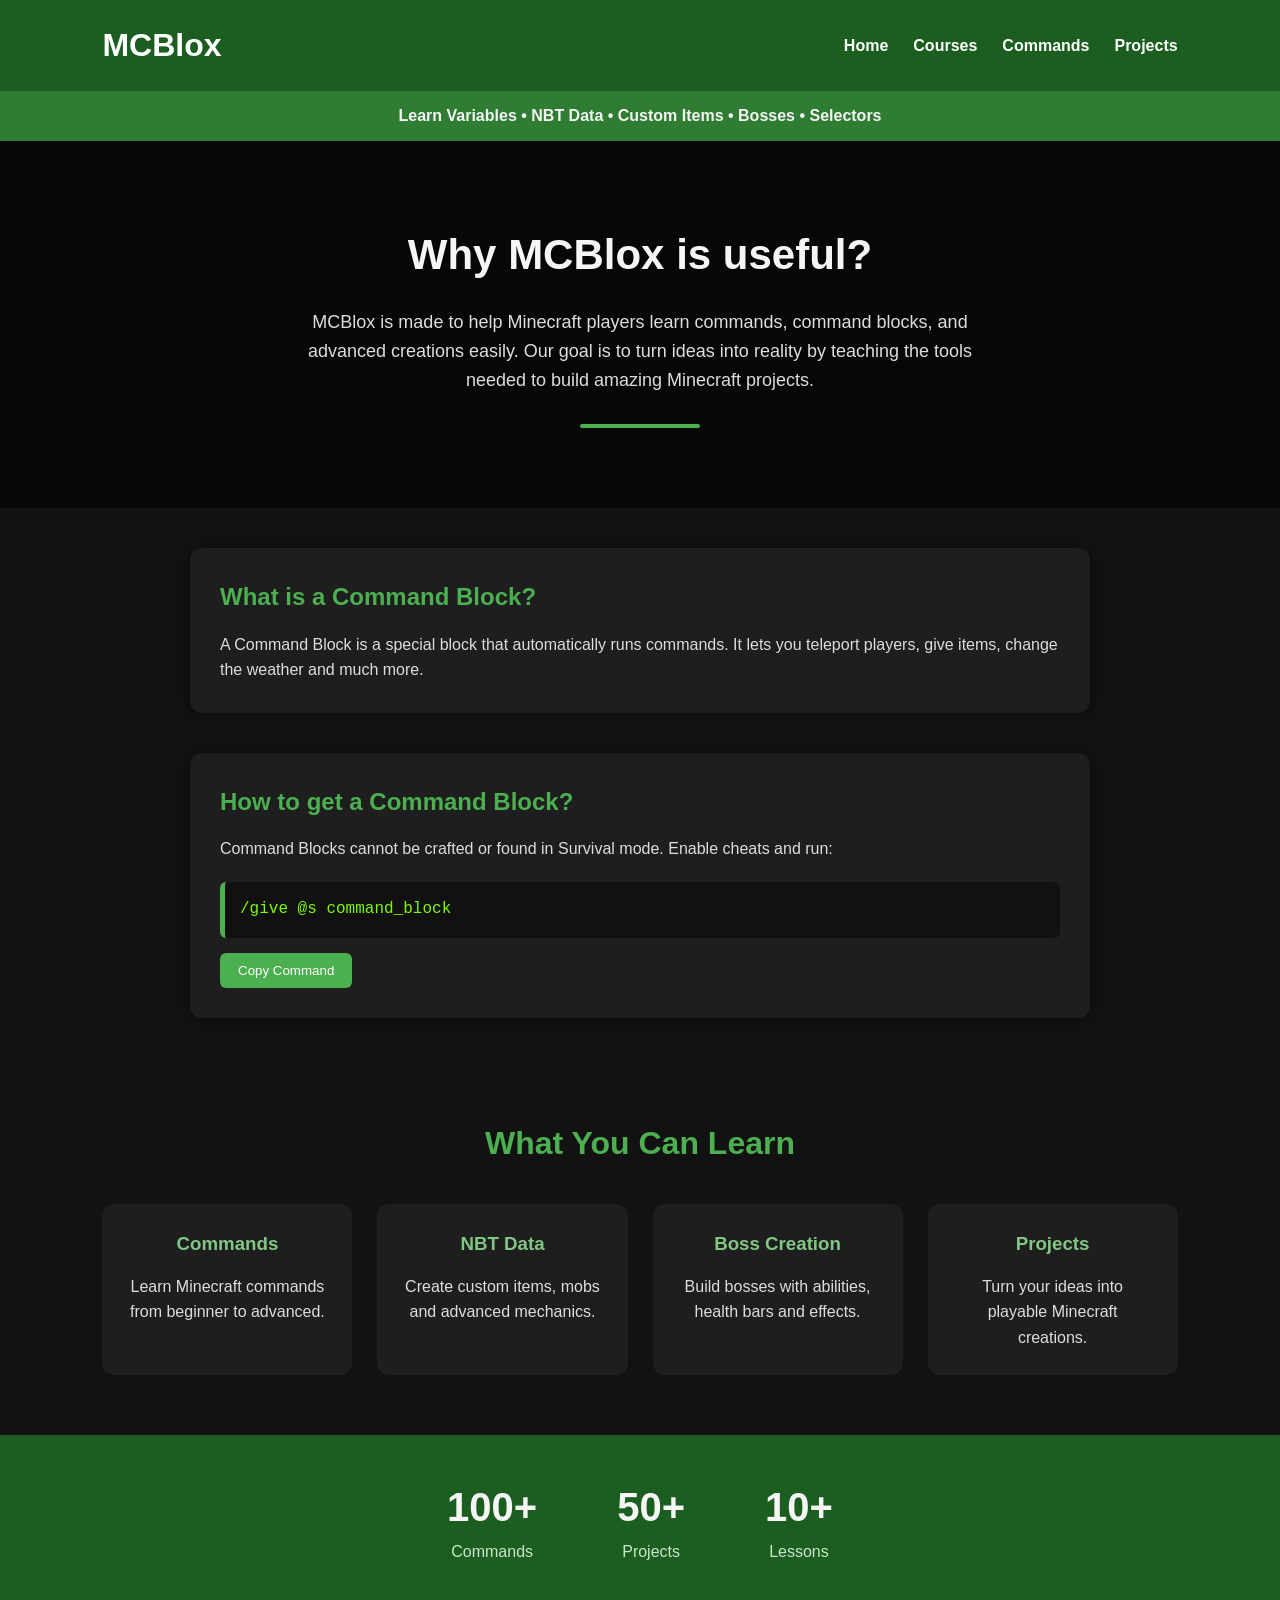
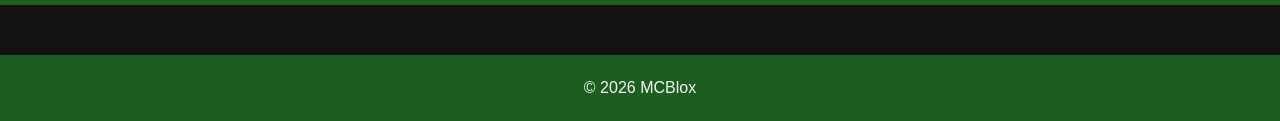
<file: index (1).html>
<!DOCTYPE html>
<html lang="en">
<head>
<meta charset="UTF-8">
<meta name="viewport" content="width=device-width, initial-scale=1.0">
<title>MCBlox</title>
<style>
  *{
    margin:0;
    padding:0;
    box-sizing:border-box;
    font-family:Arial, Helvetica, sans-serif;
}

body{
    background:#121212;
    color:#f5f5f5;
    line-height:1.6;
}

header{
    display:flex;
    justify-content:space-between;
    align-items:center;
    padding:20px 8%;
    background:#1b5e20;
    position:sticky;
    top:0;
    z-index:100;
}

header h1{
    color:#fff;
    font-size:32px;
}

nav ul{
    list-style:none;
    display:flex;
    gap:25px;
}

nav a{
    text-decoration:none;
    color:#fff;
    font-weight:bold;
    transition:.3s;
}

nav a:hover{
    color:#81c784;
}

.container{
    background:#2e7d32;
    text-align:center;
    padding:12px;
}

.notice{
    font-weight:bold;
}

.hero{
    padding:80px 10%;
    text-align:center;
    background:
    linear-gradient(rgba(0,0,0,.6), rgba(0,0,0,.6)),
    url("https://images.unsplash.com/photo-1627856013091-fed6e4e30025?auto=format&fit=crop&w=1200&q=80");
    background-size:cover;
    background-position:center;
}

.hero-content{
    max-width:700px;
    margin:auto;
}

.hero h2{
    font-size:42px;
    margin-bottom:20px;
}

.hero p{
    color:#ddd;
    font-size:18px;
}

.line{
    width:120px;
    height:4px;
    margin:30px auto 0;
    border:none;
    border-radius:10px;
    background:#4caf50;
}

.card1,
.card2{
    max-width:900px;
    margin:40px auto;
    background:#1e1e1e;
    padding:30px;
    border-radius:12px;
    box-shadow:0 0 15px rgba(0,0,0,.4);
}

.card1 h2,
.card2 h2{
    color:#4caf50;
    margin-bottom:15px;
}

.card1 p,
.card2 p{
    color:#ddd;
}

.code1{
    margin-top:20px;
    background:#111;
    color:#7CFC00;
    padding:15px;
    border-left:5px solid #4caf50;
    border-radius:6px;
    font-family:Consolas, monospace;
}

.copy-btn{
    margin-top:15px;
    padding:10px 18px;
    background:#4caf50;
    color:#fff;
    border:none;
    border-radius:6px;
    cursor:pointer;
    transition:.3s;
}

.copy-btn:hover{
    background:#388e3c;
}

.features{
    padding:60px 8%;
    text-align:center;
}

.features h2{
    color:#4caf50;
    font-size:32px;
    margin-bottom:35px;
}

.feature-grid{
    display:grid;
    grid-template-columns:repeat(4,1fr);
    gap:25px;
}

.feature-card{
    background:#1e1e1e;
    padding:25px;
    border-radius:12px;
    transition:.3s;
}

.feature-card:hover{
    transform:translateY(-10px);
}

.feature-card h3{
    color:#81c784;
    margin-bottom:15px;
}

.feature-card p{
    color:#ddd;
}

.stats{
    display:flex;
    justify-content:center;
    gap:80px;
    background:#1b5e20;
    padding:40px;
    text-align:center;
}

.stats h2{
    font-size:40px;
}

.stats p{
    color:#c8e6c9;
}

footer{
    background:#1b5e20;
    text-align:center;
    padding:20px;
    margin-top:50px;
}

@media(max-width:768px){

header{
    flex-direction:column;
    gap:15px;
}

nav ul{
    flex-wrap:wrap;
    justify-content:center;
}

.hero h2{
    font-size:32px;
}

.feature-grid{
    grid-template-columns:1fr;
}

.stats{
    flex-direction:column;
    gap:30px;
}

.card1,
.card2{
    margin:25px 15px;
}
</style>
</head>
<body>
<header>

<h1>MCBlox</h1>

<nav>
<ul>
<li><a href="#">Home</a></li>
<li><a href="#">Courses</a></li>
<li><a href="#">Commands</a></li>
<li><a href="#">Projects</a></li>
</ul>
</nav>

</header>

<div class="container">
<p class="notice">
Learn Variables • NBT Data • Custom Items • Bosses • Selectors
</p>
</div>

<section class="hero">

<div class="hero-content">

<h2>Why MCBlox is useful?</h2>

<p>
MCBlox is made to help Minecraft players learn commands, command blocks, and advanced creations easily. Our goal is to turn ideas into reality by teaching the tools needed to build amazing Minecraft projects.
</p>

<hr class="line">

</div>

</section>

<section class="card1">

<h2>What is a Command Block?</h2>

<p>
A Command Block is a special block that automatically runs commands. It lets you teleport players, give items, change the weather and much more.
</p>

</section>

<section class="card2">

<h2>How to get a Command Block?</h2>

<p>
Command Blocks cannot be crafted or found in Survival mode. Enable cheats and run:
</p>

<div class="code1">/give @s command_block</div>

<button class="copy-btn">Copy Command</button>

</section>

<section class="features">

<h2>What You Can Learn</h2>

<div class="feature-grid">

<div class="feature-card">
<h3>Commands</h3>
<p>Learn Minecraft commands from beginner to advanced.</p>
</div>

<div class="feature-card">
<h3>NBT Data</h3>
<p>Create custom items, mobs and advanced mechanics.</p>
</div>

<div class="feature-card">
<h3>Boss Creation</h3>
<p>Build bosses with abilities, health bars and effects.</p>
</div>

<div class="feature-card">
<h3>Projects</h3>
<p>Turn your ideas into playable Minecraft creations.</p>
</div>

</div>

</section>

<section class="stats">

<div>
<h2>100+</h2>
<p>Commands</p>
</div>

<div>
<h2>50+</h2>
<p>Projects</p>
</div>

<div>
<h2>10+</h2>
<p>Lessons</p>
</div>

</section>

<footer>
<p></p>
</footer>

<script>const notice = document.querySelector(".notice");

const topics = [
"Learn Variables • NBT Data • Custom Items • Bosses • Selectors",
"Master Command Blocks • Functions • Datapacks • Redstone",
"Create Minecraft Projects with Advanced Commands"
];

let topicIndex = 0;

setInterval(() => {
    topicIndex = (topicIndex + 1) % topics.length;
    notice.textContent = topics[topicIndex];
}, 3000);

document.querySelectorAll("nav a").forEach(link => {

    link.addEventListener("click", function(e){

        e.preventDefault();

        alert(
            "MCBlox Section: " +
            this.textContent +
            "\nMore lessons coming soon!"
        );

    });

});

const copyButton = document.querySelector(".copy-btn");
const codeBox = document.querySelector(".code1");

copyButton.addEventListener("click", async () => {

    try{

        await navigator.clipboard.writeText(codeBox.textContent.trim());

        copyButton.textContent = "Copied!";

    }catch(err){

        copyButton.textContent = "Copy Failed";

        console.error(err);

    }

    setTimeout(() => {

        copyButton.textContent = "Copy Command";

    },2000);

});

document.querySelector("footer p").textContent =
`© ${new Date().getFullYear()} MCBlox`;
</script>

</body>
</html>
</file>
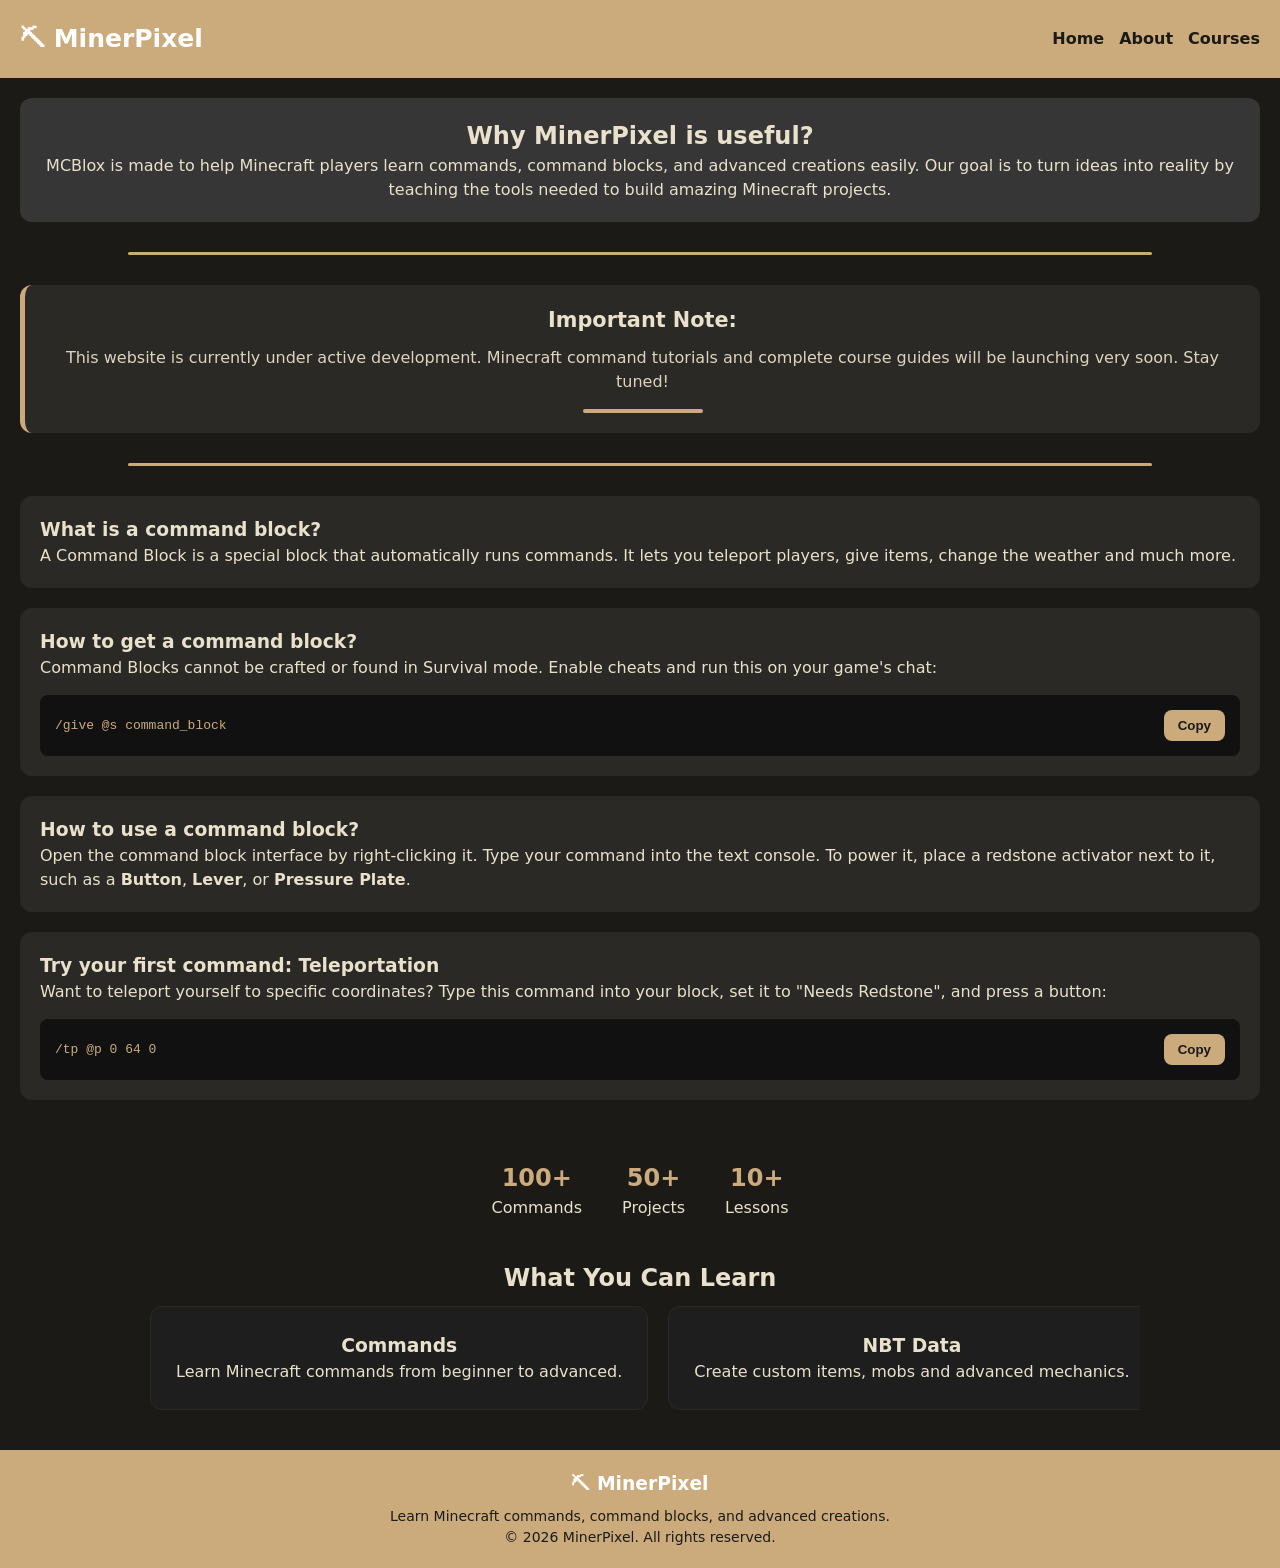
<file: index1.html>
<!DOCTYPE html>
<html>
<head>
  <meta charset="UTF-8">
  <meta name="viewport" content="width=device-width, initial-scale=1">
  <title>MinerPixel</title>
  <style>
    *{
  box-sizing:border-box;
  margin:0;
  padding:0;
}

body{
  font-family:system-ui, sans-serif;
  line-height:1.5;
  color:#333;
  background-color:#1b1a17;
  color:#e9e1cb;
}

header{
  display:flex;
  justify-content:space-between;
  align-items:center;
  padding:20px;
  background-color:#cbab7c;
  position:sticky;
  top:0;
}

header h2{
  color:white;
  font-size:25px;
}

nav{
  display:flex;
  gap:15px;
}

nav a{
  color:#1b1a17;
  font-weight:bold;
  text-decoration:none;
  transition:.3s;
}

nav a:hover{
  color:white;
}

.hero{
  display:flex;
  text-align:center;
  background:#373737fc;
  border-radius:12px;
  padding:20px;
  margin:20px;
}

.note{
  background:#2a2926;
  border-left:5px solid #cbab7c;
  border-radius:12px;
  padding:20px;
  margin:20px;
}

.note-content h2{
  text-align:center;
  font-size:1.3rem;
  margin-bottom:10px;
}

.note-content p{
  text-align:center;
  color:#ddd4bf;
  margin-bottom:15px;
}

.line{
  width:120px;
  height:4px;
  margin:0 auto;
  border:none;
  border-radius:10px;
  background:#cbab7c;
}

.separator{
  width:80%;
  height:3px;
  margin:30px auto;
  border:none;
  border-radius:10px;
  background:#cbab7c;
}

.lesson,
.commandblock,
.commandblock-use,
.commandblock-example{
  padding:20px;
  margin:20px;
  background:#2a2926;
  border-radius:12px;
}

.code1{
  background:#111;
  color:#cbab7c;
  padding:15px;
  margin-top:15px;
  border-radius:8px;
  cursor:pointer;
}

.code1{
  background:#111;
  color:#cbab7c;
  padding:15px;
  margin-top:15px;
  border-radius:8px;
  display:flex;
  justify-content:space-between;
  align-items:center;
  gap:10px;
}

.copy-btn{
  background:#cbab7c;
  color:#1b1a17;
  border:none;
  padding:8px 14px;
  border-radius:8px;
  font-weight:bold;
  cursor:pointer;
  transition:.2s;
}

.copy-btn:hover{
  background:white;
}

.copy-btn:active{
  transform:scale(.95);
}


.stats{
  display:flex;
  justify-content:center;
  gap:40px;
  padding:40px;
  text-align:center;
}

.stats h2{
  color:#cbab7c;
}

.feature-grid{
    display:flex;
    gap:20px;
    max-width:1000px;
    margin:auto;
    overflow-x:auto;
    padding:10px;
    scroll-behavior:smooth;
}

.feature-grid::-webkit-scrollbar{
    height:8px;
}

.feature-grid::-webkit-scrollbar-track{
    background:#1e1e1e;
    border-radius:10px;
}

.feature-grid::-webkit-scrollbar-thumb{
    background:#444;
    border-radius:10px;
}

.feature-card{
    min-width:260px;
    flex-shrink:0;
    background:#1e1e1e;
    padding:25px;
    border-radius:12px;
    text-align:center;
    border:1px solid #292929;
    transition:.2s;
}

.feature-card:hover{
    transform:translateY(-5px);
}

.feature-card:active{
    transform:none;
    box-shadow:none;
}

.features h2{
  text-align:center;
}

footer{
  background:#cbab7c;
  color:#1b1a17;
  text-align:center;
  padding:20px;
  margin-top:30px;
}

footer h3{
  color:white;
  margin-bottom:8px;
}

footer p{
  font-size:14px;
}


  </style>
</head>

<body>

<header>
  <h2>⛏ MinerPixel</h2>

  <nav>
    <a href="#">Home</a>
    <a href="#">About</a>
    <a href="#">Courses</a>
  </nav>
</header>

<section class="hero">
  <div class="hero-content">
    <h2>Why MinerPixel is useful?</h2>
    <p>
      MCBlox is made to help Minecraft players learn commands, command blocks,
      and advanced creations easily. Our goal is to turn ideas into reality by
      teaching the tools needed to build amazing Minecraft projects.
    </p>
  </div>
</section>

<hr class="separator">

<section class="note">
  <div class="note-content">
    <h2>Important Note:</h2>
    <p>
      This website is currently under active development. Minecraft command
      tutorials and complete course guides will be launching very soon.
      Stay tuned!
    </p>
    <hr class="line">
  </div>
</section>

<hr class="separator">

<section class="lesson">
  <div class="lesson-content">
    <h3>What is a command block?</h3>
    <p>
      A Command Block is a special block that automatically runs commands.
      It lets you teleport players, give items, change the weather and much more.
    </p>
  </div>
</section>

<section class="commandblock">
  <div class="commandblock-content">
    <h3>How to get a command block?</h3>
    <p>
      Command Blocks cannot be crafted or found in Survival mode.
      Enable cheats and run this on your game's chat:
    </p>
    
    <div class="code1">
  <code>/give @s command_block</code>
  <button class="copy-btn" onclick="copyCommand('/give @s command_block')">
    Copy
  </button>
</div>

    </div>
  </div>
</section>

<section class="commandblock-use">
  <div class="use-content">
    <h3>How to use a command block?</h3>
    <p>
      Open the command block interface by right-clicking it.
      Type your command into the text console. To power it, place a redstone
      activator next to it, such as a <strong>Button</strong>,
      <strong>Lever</strong>, or <strong>Pressure Plate</strong>.
    </p>
  </div>
</section>

<section class="commandblock-example">
  <div class="example-content">
    <h3>Try your first command: Teleportation</h3>
    <p>
      Want to teleport yourself to specific coordinates? Type this command
      into your block, set it to "Needs Redstone", and press a button:
    </p>

<div class="code1">
  <code>/tp @p 0 64 0</code>
  <button class="copy-btn" onclick="copyCommand('/tp @p 0 64 0')">
    Copy
  </button>
</div>

  </div>
</section>

<section class="stats">
  <div>
    <h2>100+</h2>
    <p>Commands</p>
  </div>

  <div>
    <h2>50+</h2>
    <p>Projects</p>
  </div>

  <div>
    <h2>10+</h2>
    <p>Lessons</p>
  </div>
</section>

<section class="features">

<h2>What You Can Learn</h2>

<div class="feature-grid">

<div class="feature-card">
<h3>Commands</h3>
<p>Learn Minecraft commands from beginner to advanced.</p>
</div>

<div class="feature-card">
<h3>NBT Data</h3>
<p>Create custom items, mobs and advanced mechanics.</p>
</div>

<div class="feature-card">
<h3>Boss Creation</h3>
<p>Build bosses with abilities, health bars and effects.</p>
</div>

<div class="feature-card">
<h3>Projects</h3>
<p>Turn your ideas into playable Minecraft creations.</p>
</div>

</div>

</section>


<footer>
  <h3>⛏ MinerPixel</h3>
  <p>Learn Minecraft commands, command blocks, and advanced creations.</p>
  <p>© 2026 MinerPixel. All rights reserved.</p>
</footer>



<script>
  const CommandElement = document.getElementById('CommandCode');

  CommandElement.addEventListener('click', function() {
    alert('Be careful while using commands.');
  });

  const TpCommandElement = document.getElementById('TpCommandCode');

  TpCommandElement.addEventListener('click', function() {
    alert('This will teleport the nearest player to coordinates 0, 64, 0!');
  });
</script>

</body>
</html>
</file>
